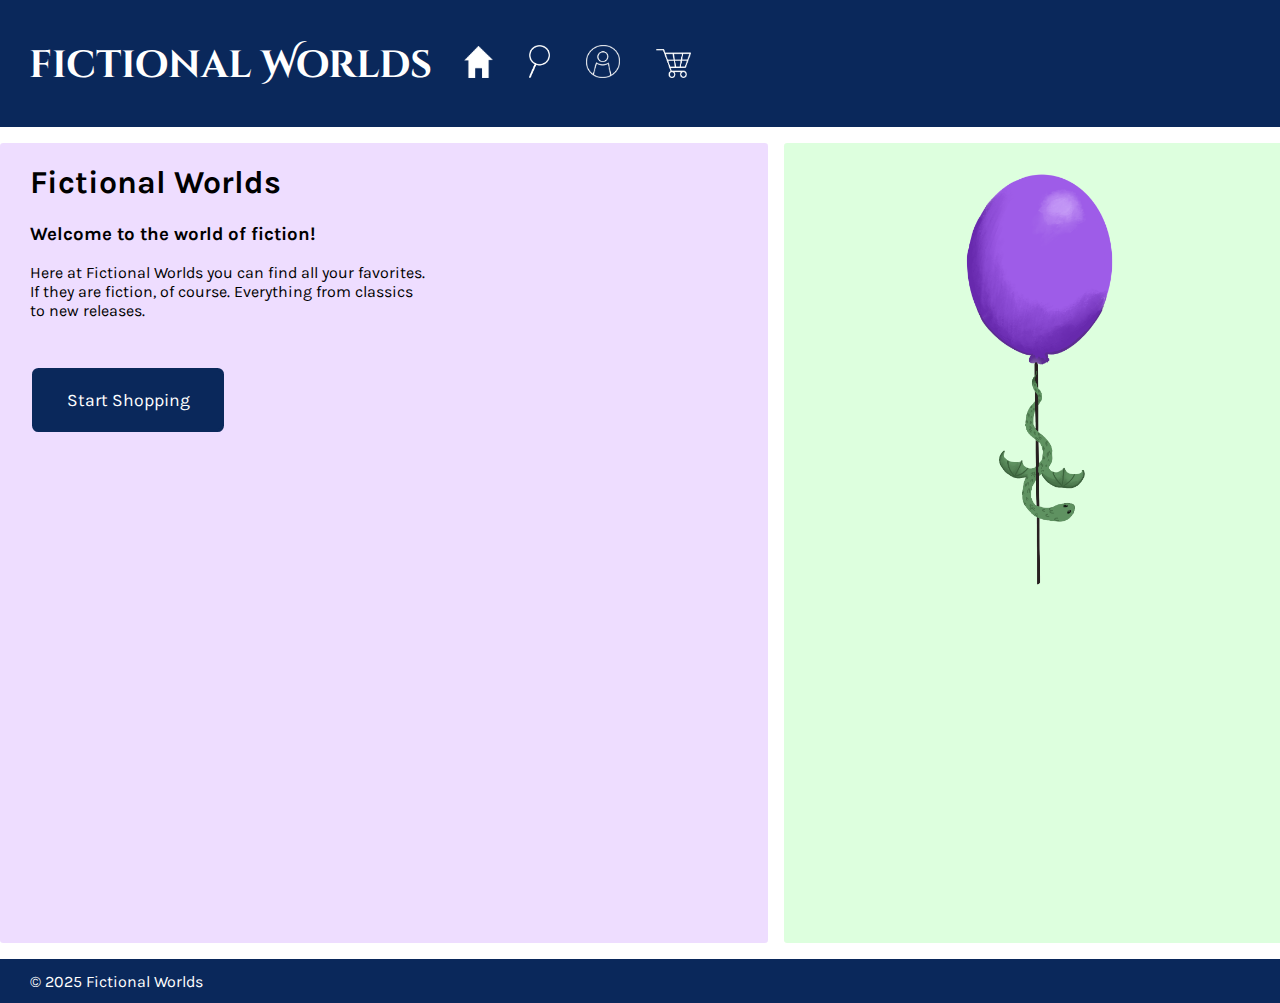
<file: index.html>
<!DOCTYPE html>
<html lang="en">
  <head>
    <meta charset="UTF-8" />
    <meta name="viewport" content="width=device-width, initial-scale=1.0" />
    <title>Fictional Worlds</title>
    <link rel="stylesheet" href="css/main.css" />
    <link rel="preconnect" href="https://fonts.googleapis.com" />
    <link rel="preconnect" href="https://fonts.gstatic.com" crossorigin />
    <link
      href="https://fonts.googleapis.com/css2?family=Cinzel+Decorative:wght@400;700;900&family=Cinzel:wght@400..900&display=swap"
      rel="stylesheet"
    />
    <link rel="preconnect" href="https://fonts.googleapis.com" />
    <link rel="preconnect" href="https://fonts.gstatic.com" crossorigin />
    <link
      href="https://fonts.googleapis.com/css2?family=Karla:ital,wght@0,200..800;1,200..800&display=swap"
      rel="stylesheet"
    />
    <script src="js/main.js" defer></script>
  </head>
  <body>
    <header class="container-header">
      <a class="container-logo" href="#">
        <p id="logo-f">F</p>
        <p id="logo">ictional Worlds</p>
      </a>

      <nav>
        <ul>
          <a href="categories.html">
            <img class="navigation" src="images/Homee.png" alt="house icon" />
          </a>
          <a href="#">
            <img
              class="navigation-spy"
              src="images/spyy.png"
              alt="spyglass icon"
            />
          </a>
          <a href="#">
            <img
              class="navigation-login"
              src="images/Accountt.png"
              alt="account icon"
            />
          </a>
          <a href="shopping-cart.html">
            <img
              id="navigation-shopping"
              src="images/shoppingg.png"
              alt="shopping cart icon"
            />
          </a>
        </ul>
      </nav>
    </header>
    <main class="container">
      <section class="left">
        <h1 class="home-text home-title">Fictional Worlds</h1>
        <h3 class="home-text">Welcome to the world of fiction!</h3>
        <p class="home-text">
          Here at Fictional Worlds you can find all your favorites. If they are
          fiction, of course. Everything from classics to new releases.
        </p>
        <a class="home-b" href="categories.html">
          <button class="home-button">Start Shopping</button>
        </a>
      </section>

      <section class="right">
        <figure class="balloon-size">
          <img class="ballon-snake" src="images/balloon.png" alt="balloon" />
        </figure>
      </section>
    </main>
    <footer>
      <p>© 2025 Fictional Worlds</p>
    </footer>
  </body>
</html>
</file>
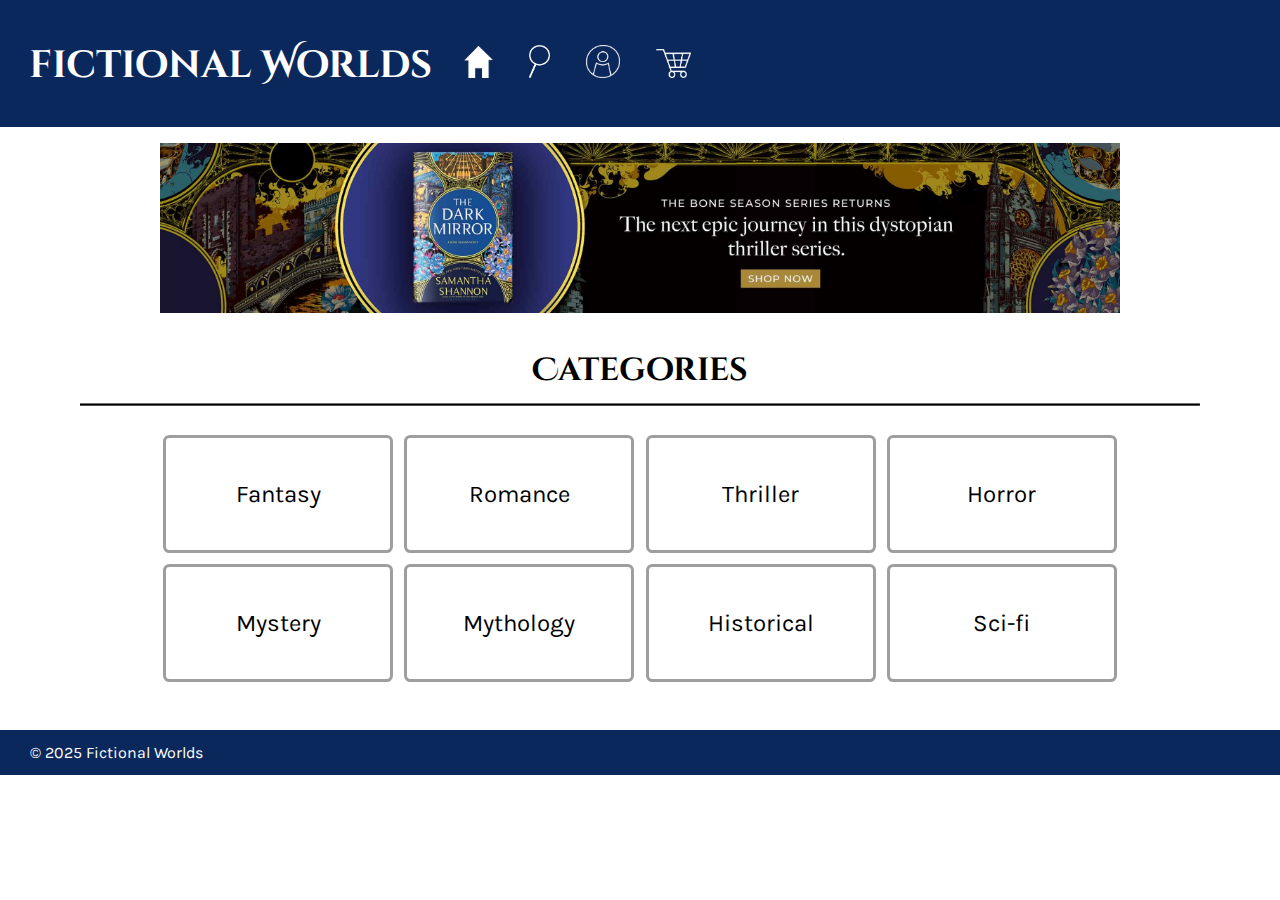
<file: categories.html>
<!DOCTYPE html>
<html lang="en">
  <head>
    <meta charset="UTF-8" />
    <meta name="viewport" content="width=device-width, initial-scale=1.0" />
    <title>Categories</title>
    <link rel="stylesheet" href="css/main.css" />
    <link rel="preconnect" href="https://fonts.googleapis.com" />
    <link rel="preconnect" href="https://fonts.gstatic.com" crossorigin />
    <link
      href="https://fonts.googleapis.com/css2?family=Cinzel+Decorative:wght@400;700;900&family=Cinzel:wght@400..900&display=swap"
      rel="stylesheet"
    />
    <link rel="preconnect" href="https://fonts.googleapis.com" />
    <link rel="preconnect" href="https://fonts.gstatic.com" crossorigin />
    <link
      href="https://fonts.googleapis.com/css2?family=Karla:ital,wght@0,200..800;1,200..800&display=swap"
      rel="stylesheet"
    />
    <script src="js/main.js" defer></script>
  </head>
  <body>
    <header class="container-header">
      <a class="container-logo" href="index.html">
        <p id="logo-f">F</p>
        <p id="logo">ictional Worlds</p>
      </a>
      <nav>
        <ul>
          <a href="#">
            <img class="navigation" src="images/Homee.png" alt="house icon" />
          </a>
          <a href="#">
            <img
              class="navigation-spy"
              src="images/spyy.png"
              alt="spyglass icon"
            />
          </a>
          <a href="#">
            <img
              class="navigation-login"
              src="images/Accountt.png"
              alt="account icon"
            />
          </a>
          <a href="shopping-cart.html">
            <img
              id="navigation-shopping"
              src="images/shoppingg.png"
              alt="shopping cart icon"
            />
          </a>
        </ul>
      </nav>
    </header>
    <main>
      <figure class="book-header-fig">
        <img
          class="book-header"
          src="books/header.jpg"
          alt="advertisement for new book release"
        />
      </figure>
      <h1 id="cat-title">Categories</h1>
      <figure class="line-fig">
        <img class="line" src="images/line.png" alt="line" />
      </figure>
      <section class="container-categories">
        <a class="categories" href="products.html" id="fantasy">
          <p class="cat">Fantasy</p>
        </a>

        <a class="categories" href="#" id="romance">
          <p class="cat">Romance</p>
        </a>

        <a class="categories" href="#" id="thrillers">
          <p class="cat">Thriller</p>
        </a>

        <a class="categories" href="#" id="horror">
          <p class="cat">Horror</p>
        </a>

        <a class="categories" href="#" id="mystery">
          <p class="cat">Mystery</p>
        </a>

        <a class="categories" href="#" id="mythology">
          <p class="cat">Mythology</p>
        </a>

        <a class="categories" href="#" id="historical">
          <p class="cat">Historical</p>
        </a>

        <a class="categories" href="#" id="sci-fi">
          <p class="cat">Sci-fi</p>
        </a>
      </section>
    </main>
    <footer id="cat-footer">
      <p>© 2025 Fictional Worlds</p>
    </footer>
  </body>
</html>
</file>
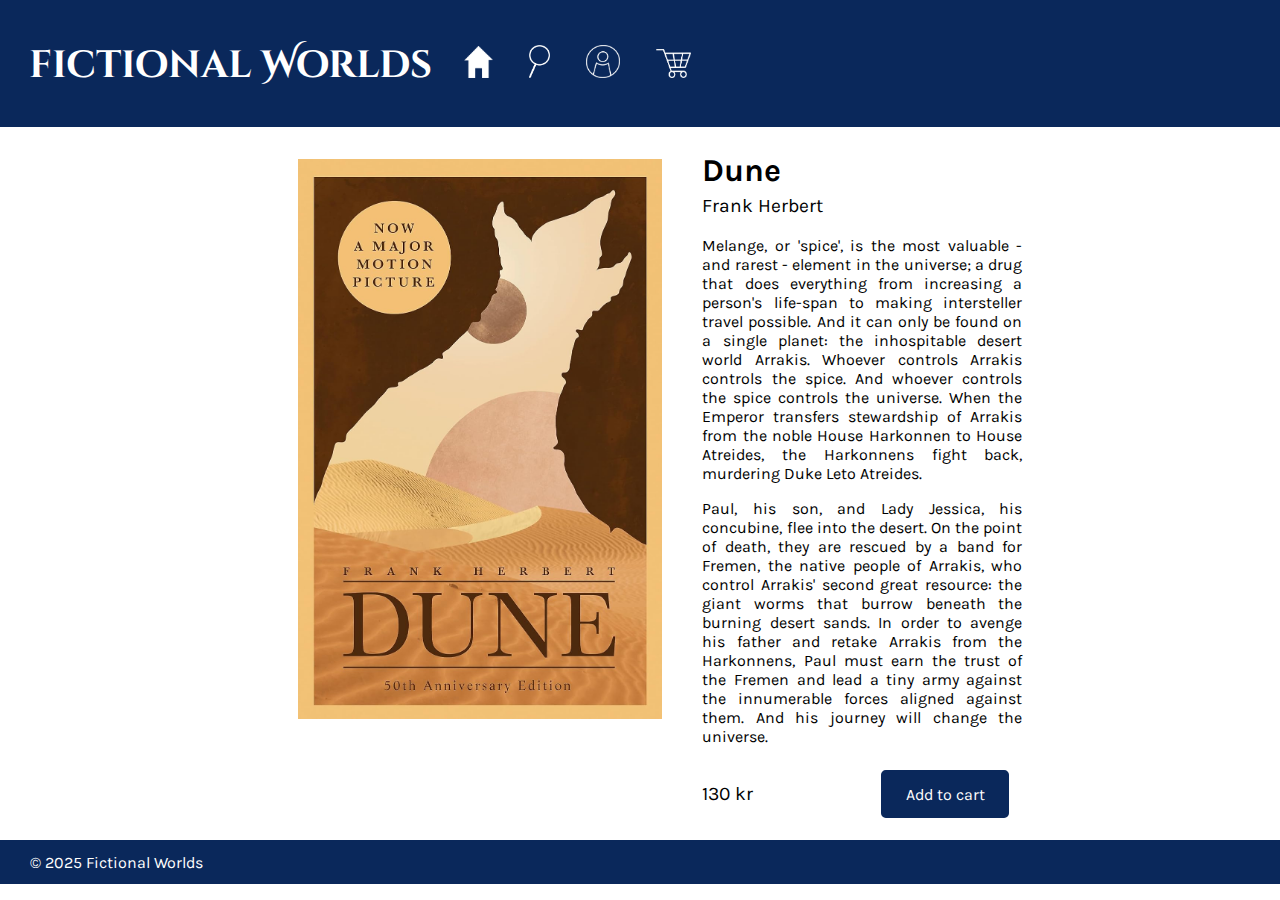
<file: product-detail.html>
<!DOCTYPE html>
<html lang="en">
  <head>
    <meta charset="UTF-8" />
    <meta name="viewport" content="width=device-width, initial-scale=1.0" />
    <title>Dune</title>
    <link rel="stylesheet" href="css/main.css" />
    <link rel="preconnect" href="https://fonts.googleapis.com" />
    <link rel="preconnect" href="https://fonts.gstatic.com" crossorigin />
    <link
      href="https://fonts.googleapis.com/css2?family=Cinzel+Decorative:wght@400;700;900&family=Cinzel:wght@400..900&display=swap"
      rel="stylesheet"
    />
    <link rel="preconnect" href="https://fonts.googleapis.com" />
    <link rel="preconnect" href="https://fonts.gstatic.com" crossorigin />
    <link
      href="https://fonts.googleapis.com/css2?family=Karla:ital,wght@0,200..800;1,200..800&display=swap"
      rel="stylesheet"
    />
    <script src="js/main.js" defer></script>
  </head>
  <body>
    <header class="container-header">
      <a class="container-logo" href="index.html">
        <p id="logo-f">F</p>
        <p id="logo">ictional Worlds</p>
      </a>

      <nav>
        <ul>
          <a href="categories.html">
            <img class="navigation" src="images/Homee.png" alt="house icon" />
          </a>
          <a href="#">
            <img
              class="navigation-spy"
              src="images/spyy.png"
              alt="spyglass icon"
            />
          </a>
          <a href="#">
            <img
              class="navigation-login"
              src="images/Accountt.png"
              alt="account icon"
            />
          </a>
          <a href="shopping-cart.html">
            <img
              id="navigation-shopping"
              src="images/shoppingg.png"
              alt="shopping cart icon"
            />
          </a>
        </ul>
      </nav>
    </header>

    <main class="container-detail">
      <section class="dune-left">
        <figure class="dune-detail">
          <img class="image-dune" src="books/dune.jpg" alt="dune book cover" />
        </figure>
      </section>

      <section class="dune-text">
        <h1 class="title-dune">Dune</h1>

        <p class="frank-dune">Frank Herbert</p>

        <p class="detail-info">
          Melange, or 'spice', is the most valuable - and rarest - element in
          the universe; a drug that does everything from increasing a person's
          life-span to making intersteller travel possible. And it can only be
          found on a single planet: the inhospitable desert world Arrakis.
          Whoever controls Arrakis controls the spice. And whoever controls the
          spice controls the universe. When the Emperor transfers stewardship of
          Arrakis from the noble House Harkonnen to House Atreides, the
          Harkonnens fight back, murdering Duke Leto Atreides.
        </p>
        <p class="detail-info">
          Paul, his son, and Lady Jessica, his concubine, flee into the desert.
          On the point of death, they are rescued by a band for Fremen, the
          native people of Arrakis, who control Arrakis' second great resource:
          the giant worms that burrow beneath the burning desert sands. In order
          to avenge his father and retake Arrakis from the Harkonnens, Paul must
          earn the trust of the Fremen and lead a tiny army against the
          innumerable forces aligned against them. And his journey will change
          the universe.
        </p>

        <section class="detail-price">
          <p class="price-font">130 kr</p>

          <button id="add-cart">Add to cart</button>
        </section>
      </section>
    </main>

    <footer>
      <p>© 2025 Fictional Worlds</p>
    </footer>
  </body>
</html>
</file>
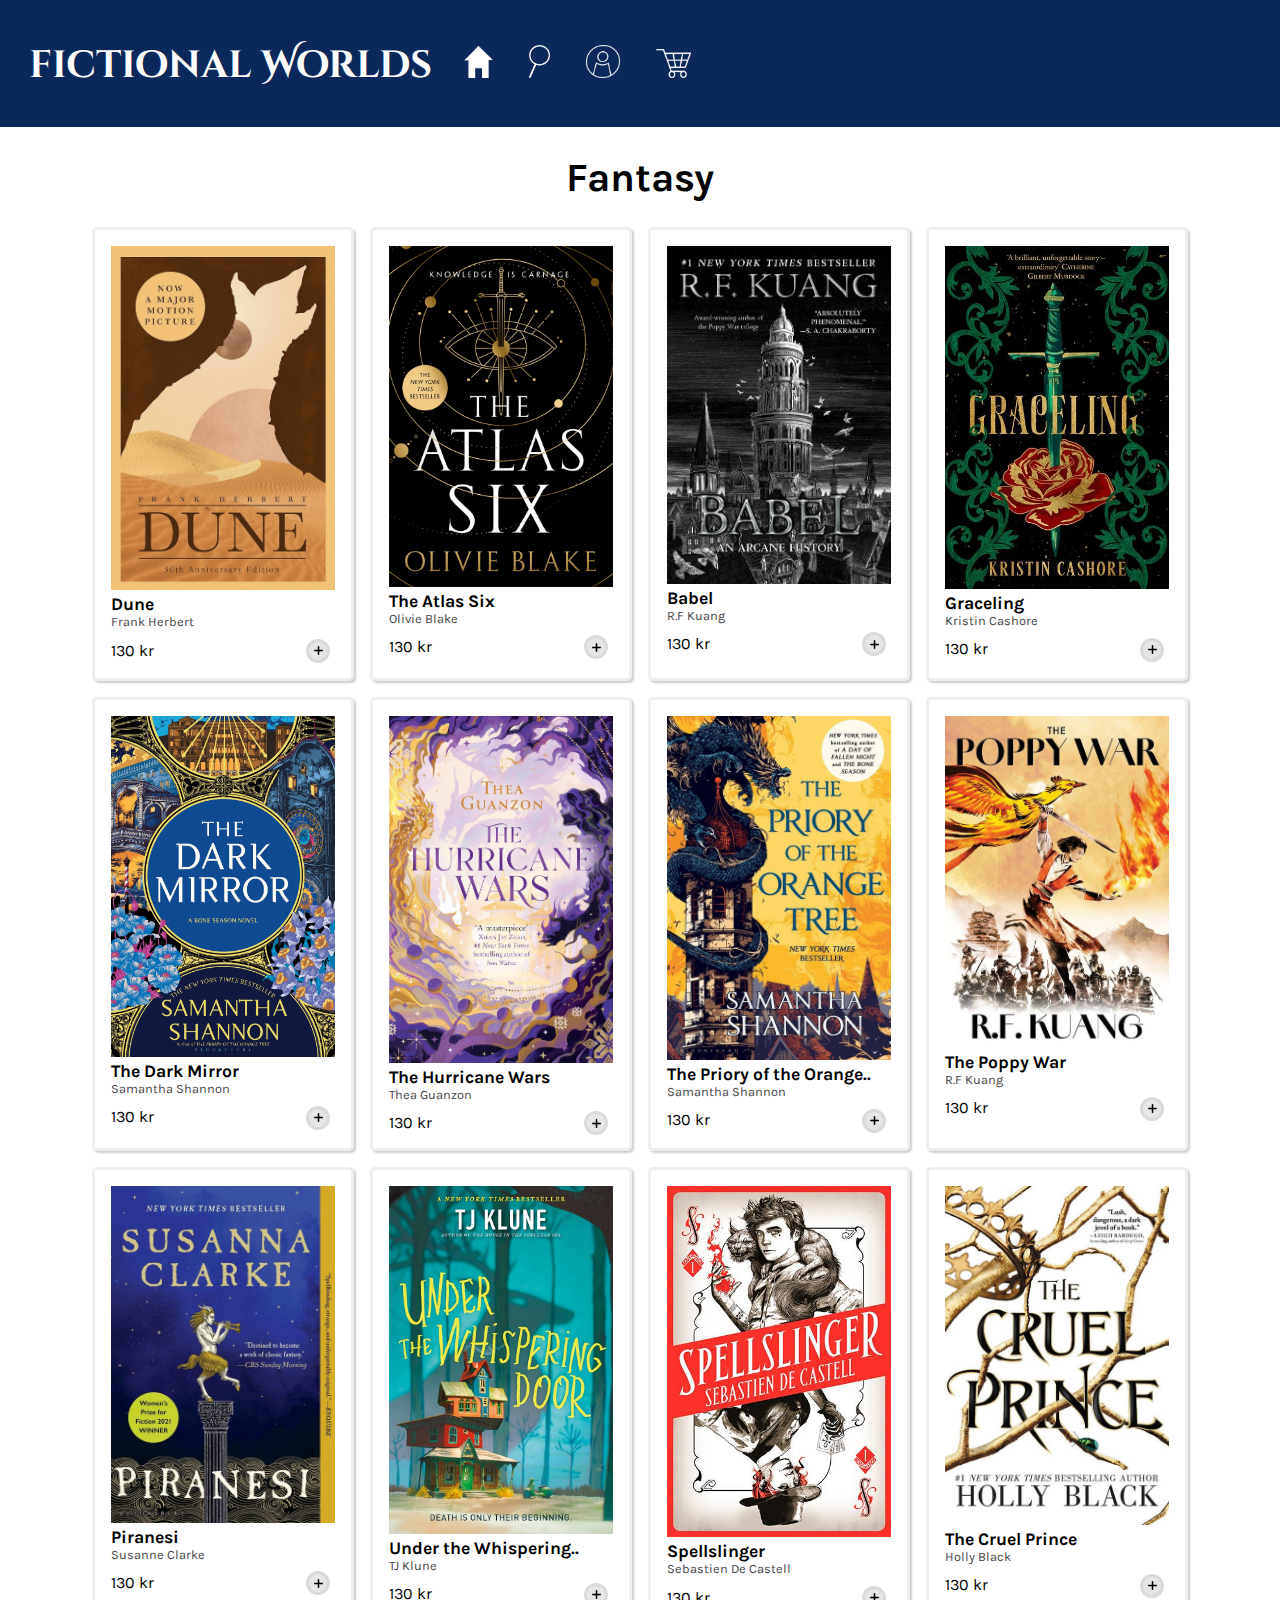
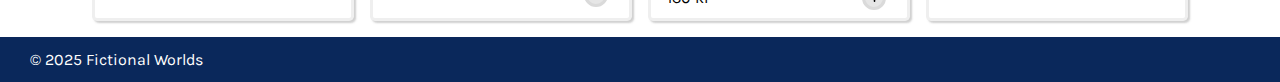
<file: products.html>
<!DOCTYPE html>
<html lang="en">
  <head>
    <meta charset="UTF-8" />
    <meta name="viewport" content="width=device-width, initial-scale=1.0" />
    <title>Products</title>
    <link rel="stylesheet" href="css/main.css" />
    <link rel="preconnect" href="https://fonts.googleapis.com" />
    <link rel="preconnect" href="https://fonts.gstatic.com" crossorigin />
    <link
      href="https://fonts.googleapis.com/css2?family=Cinzel+Decorative:wght@400;700;900&family=Cinzel:wght@400..900&display=swap"
      rel="stylesheet"
    />
    <link rel="preconnect" href="https://fonts.googleapis.com" />
    <link rel="preconnect" href="https://fonts.gstatic.com" crossorigin />
    <link
      href="https://fonts.googleapis.com/css2?family=Karla:ital,wght@0,200..800;1,200..800&display=swap"
      rel="stylesheet"
    />
    <script src="js/main.js" defer></script>
  </head>
  <body>
    <header class="container-header">
      <a class="container-logo" href="index.html">
        <p id="logo-f">F</p>
        <p id="logo">ictional Worlds</p>
      </a>

      <nav>
        <ul>
          <a href="categories.html">
            <img class="navigation" src="images/Homee.png" alt="house icon" />
          </a>
          <a href="#">
            <img
              class="navigation-spy"
              src="images/spyy.png"
              alt="spyglass icon"
            />
          </a>
          <a href="#">
            <img
              class="navigation-login"
              src="images/Accountt.png"
              alt="account icon"
            />
          </a>
          <a href="shopping-cart.html">
            <img
              id="navigation-shopping"
              src="images/shoppingg.png"
              alt="shopping cart icon"
            />
          </a>
        </ul>
      </nav>
    </header>
    <main>
      <h1 class="fantasy-title">Fantasy</h1>
      <section class="container-products">
        <section class="products">
          <a class="book-link" href="product-detail.html">
            <figure class="book-fig">
              <img class="book" src="books/dune.jpg" alt="dune book cover" />
              <figcaption>
                <p class="book-title">Dune</p>
                <p>Frank Herbert</p>
              </figcaption>
            </figure>
          </a>
          <section class="book-info">
            <p class="book-price">130 kr</p>
            <button class="book-buy" id="buy-dune">
              <img class="plus" src="books/32339.png" alt="plus sign" />
            </button>
          </section>
        </section>

        <section class="products">
          <a class="book-link" href="#">
            <figure class="book-fig">
              <img
                class="book"
                src="books/atlas-six.jpg"
                alt="the atlas six book cover"
              />
              <figcaption>
                <p class="book-title">The Atlas Six</p>
                <p>Olivie Blake</p>
              </figcaption>
            </figure>
          </a>
          <section class="book-info">
            <p class="book-price">130 kr</p>
            <button class="book-buy" id="buy-atlas">
              <img class="plus" src="books/32339.png" alt="plus sign" />
            </button>
          </section>
        </section>

        <section class="products">
          <a class="book-link" href="#">
            <figure class="book-fig">
              <img class="book" src="books/babel.jpg" alt="babel book cover" />
              <figcaption>
                <p class="book-title">Babel</p>
                <p>R.F Kuang</p>
              </figcaption>
            </figure>
          </a>
          <section class="book-info">
            <p class="book-price">130 kr</p>
            <button class="book-buy" id="buy-babel">
              <img class="plus" src="books/32339.png" alt="plus sign" />
            </button>
          </section>
        </section>

        <section class="products">
          <a class="book-link" href="#">
            <figure class="book-fig">
              <img
                class="book"
                src="books/graceling.jpg"
                alt="graceling book cover"
              />
              <figcaption>
                <p class="book-title">Graceling</p>
                <p>Kristin Cashore</p>
              </figcaption>
            </figure>
          </a>
          <section class="book-info">
            <p class="book-price">130 kr</p>
            <button class="book-buy">
              <img class="plus" src="books/32339.png" alt="plus sign" />
            </button>
          </section>
        </section>

        <section class="products">
          <a class="book-link" href="#">
            <figure class="book-fig">
              <img
                class="book"
                src="books/dark-mirror.jpg"
                alt="the dark mirror book cover"
              />
              <figcaption>
                <p class="book-title" id="mirror">The Dark Mir..</p>
                <p>Samantha Shannon</p>
              </figcaption>
            </figure>
          </a>
          <section class="book-info">
            <p class="book-price">130 kr</p>
            <button class="book-buy">
              <img class="plus" src="books/32339.png" alt="plus sign" />
            </button>
          </section>
        </section>

        <section class="products">
          <a class="book-link" href="#">
            <figure class="book-fig">
              <img
                class="book"
                src="books/hurricane-wars.jpg"
                alt="the hurricane wars book cover"
              />
              <figcaption>
                <p class="book-title" id="hurricane">The Hurricane..</p>
                <p>Thea Guanzon</p>
              </figcaption>
            </figure>
          </a>
          <section class="book-info">
            <p class="book-price">130 kr</p>
            <button class="book-buy">
              <img class="plus" src="books/32339.png" alt="plus sign" />
            </button>
          </section>
        </section>

        <section class="products">
          <a class="book-link" href="#">
            <figure class="book-fig">
              <img
                class="book"
                src="books/orange-tree.jpg"
                alt="the priory of the orange tree book cover"
              />
              <figcaption>
                <p class="book-title" id="priory">The Priory of..</p>
                <p>Samantha Shannon</p>
              </figcaption>
            </figure>
          </a>
          <section class="book-info">
            <p class="book-price">130 kr</p>
            <button class="book-buy">
              <img class="plus" src="books/32339.png" alt="plus sign" />
            </button>
          </section>
        </section>

        <section class="products">
          <a class="book-link" href="#">
            <figure class="book-fig">
              <img
                class="book"
                src="books/poppy-war.jpg"
                alt="the poppy war book cover"
              />
              <figcaption>
                <p class="book-title">The Poppy War</p>
                <p>R.F Kuang</p>
              </figcaption>
            </figure>
          </a>
          <section class="book-info">
            <p class="book-price">130 kr</p>
            <button class="book-buy">
              <img class="plus" src="books/32339.png" alt="plus sign" />
            </button>
          </section>
        </section>

        <section class="products">
          <a class="book-link" href="#">
            <figure class="book-fig">
              <img
                class="book"
                src="books/piransei.jpg"
                alt="piranesi book cover"
              />
              <figcaption>
                <p class="book-title">Piranesi</p>
                <p>Susanne Clarke</p>
              </figcaption>
            </figure>
          </a>
          <section class="book-info">
            <p class="book-price">130 kr</p>
            <button class="book-buy">
              <img class="plus" src="books/32339.png" alt="plus sign" />
            </button>
          </section>
        </section>

        <section class="products">
          <a class="book-link" href="#">
            <figure class="book-fig">
              <img
                class="book"
                src="books/under-the-whispering-door.jpg"
                alt="under the whispering door book cover"
              />
              <figcaption>
                <p class="book-title" id="whisp">Under the Wh..</p>
                <p>TJ Klune</p>
              </figcaption>
            </figure>
          </a>
          <section class="book-info">
            <p class="book-price">130 kr</p>
            <button class="book-buy">
              <img class="plus" src="books/32339.png" alt="plus sign" />
            </button>
          </section>
        </section>

        <section class="products">
          <a class="book-link" href="#">
            <figure class="book-fig">
              <img
                class="book"
                src="books/spellslinger.jpg"
                alt="spellslinger book cover"
              />
              <figcaption>
                <p class="book-title">Spellslinger</p>
                <p>Sebastien De Castell</p>
              </figcaption>
            </figure>
          </a>
          <section class="book-info">
            <p class="book-price">130 kr</p>
            <button class="book-buy">
              <img class="plus" src="books/32339.png" alt="plus sign" />
            </button>
          </section>
        </section>

        <section class="products">
          <a class="book-link" href="#">
            <figure class="book-fig">
              <img
                class="book"
                src="books/the-cruel-prince.jpg"
                alt="the cruel prince book cover"
              />
              <figcaption>
                <p class="book-title" id="prince">The Cruel Prin..</p>
                <p>Holly Black</p>
              </figcaption>
            </figure>
          </a>
          <section class="book-info">
            <p class="book-price">130 kr</p>
            <button class="book-buy">
              <img class="plus" src="books/32339.png" alt="plus sign" />
            </button>
          </section>
        </section>
      </section>
    </main>
    <footer>
      <p>© 2025 Fictional Worlds</p>
    </footer>
  </body>
</html>
</file>
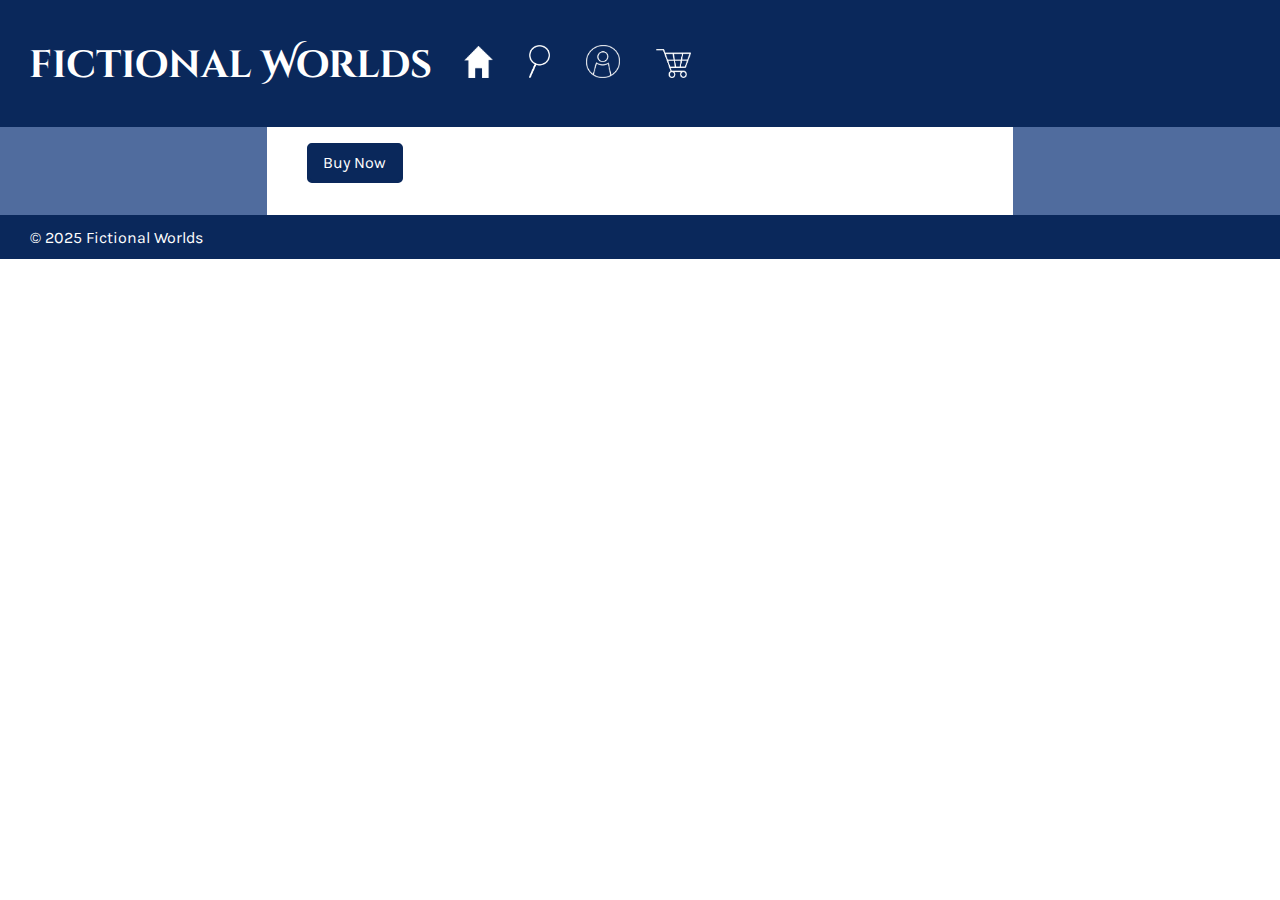
<file: shopping-cart.html>
<!DOCTYPE html>
<html lang="en">
  <head>
    <meta charset="UTF-8" />
    <meta name="viewport" content="width=device-width, initial-scale=1.0" />
    <title>Shopping Cart</title>
    <link rel="stylesheet" href="css/main.css" />
    <link rel="preconnect" href="https://fonts.googleapis.com" />
    <link rel="preconnect" href="https://fonts.gstatic.com" crossorigin />
    <link
      href="https://fonts.googleapis.com/css2?family=Cinzel+Decorative:wght@400;700;900&family=Cinzel:wght@400..900&display=swap"
      rel="stylesheet"
    />
    <link rel="preconnect" href="https://fonts.googleapis.com" />
    <link rel="preconnect" href="https://fonts.gstatic.com" crossorigin />
    <link
      href="https://fonts.googleapis.com/css2?family=Karla:ital,wght@0,200..800;1,200..800&display=swap"
      rel="stylesheet"
    />
    <script src="js/main.js" defer></script>
  </head>
  <body>
    <header class="container-header no-margin">
      <a class="container-logo" href="index.html">
        <p id="logo-f">F</p>
        <p id="logo">ictional Worlds</p>
      </a>

      <nav>
        <ul>
          <a href="categories.html">
            <img class="navigation" src="images/Homee.png" alt="house icon" />
          </a>
          <a href="#">
            <img
              class="navigation-spy"
              src="images/spyy.png"
              alt="spyglass icon"
            />
          </a>
          <a href="#">
            <img
              class="navigation-login"
              src="images/Accountt.png"
              alt="account icon"
            />
          </a>
          <a href="shopping-cart.html">
            <img
              id="navigation-shopping"
              src="images/shoppingg.png"
              alt="shopping cart icon"
            />
          </a>
        </ul>
      </nav>
    </header>

    <main class="container-cart">
      <section class="cart-page">
        <section id="dune-display">
          <figure class="cart-book">
            <img
              class="book-buying"
              src="books/dune.jpg"
              alt="dune book cover"
            />
          </figure>
          <section>
            <p class="cart-title">Dune</p>
            <p class="cart-author">Frank Herbert</p>
            <section class="add-delete">
              <button class="minus" id="dune-delete-cart">
                <img
                  class="minus-img"
                  src="images/minus.png"
                  alt="minus sign"
                />
              </button>
              <p class="number" id="dune-counter">1</p>
              <button class="plus-cart" id="dune-add-cart">
                <img
                  class="plus-cart-img"
                  src="books/32339.png"
                  alt="plus sign"
                />
              </button>
            </section>
            <p class="cart-price" id="dune-price">130 kr</p>
          </section>
        </section>

        <section id="atlas-display">
          <figure class="cart-book">
            <img
              class="book-buying"
              src="books/atlas-six.jpg"
              alt="the atlas six book cover"
            />
          </figure>
          <section>
            <p class="cart-title">The Atlas Six</p>
            <p class="cart-author">Olivie Blake</p>
            <section class="add-delete">
              <button class="minus" id="atlas-delete-cart">
                <img
                  class="minus-img"
                  src="images/minus.png"
                  alt="minus sign"
                />
              </button>
              <p class="number" id="atlas-counter">1</p>
              <button class="plus-cart" id="atlas-add-cart">
                <img
                  class="plus-cart-img"
                  src="books/32339.png"
                  alt="plus sign"
                />
              </button>
            </section>
            <p class="cart-price" id="atlas-price">130 kr</p>
          </section>
        </section>

        <section id="babel-display">
          <figure class="cart-book">
            <img
              class="book-buying"
              src="books/babel.jpg"
              alt="babel book cover"
            />
          </figure>
          <section>
            <p class="cart-title">Babel</p>
            <p class="cart-author">R.F Kuang</p>
            <section class="add-delete">
              <button class="minus" id="babel-delete-cart">
                <img
                  class="minus-img"
                  src="images/minus.png"
                  alt="minus sign"
                />
              </button>
              <p class="number" id="babel-counter">1</p>
              <button class="plus-cart" id="babel-add-cart">
                <img
                  class="plus-cart-img"
                  src="books/32339.png"
                  alt="plus sign"
                />
              </button>
            </section>
            <p class="cart-price" id="babel-price">130 kr</p>
          </section>
        </section>
        <button class="buy-now-button">Buy Now</button>
      </section>

      <section class="cart2"></section>

      <section class="cart3"></section>
    </main>

    <footer class="no-margin">
      <p>© 2025 Fictional Worlds</p>
    </footer>
  </body>
</html>
</file>
<file: css/main.css>
/* header */
.container-header {
  display: flex;
}

header {
  background-color: rgb(10, 40, 91);
  margin-bottom: 1rem;
  padding: 0.8rem;
}

#logo {
  font-size: 2.4rem;
  color: white;
  font-family: "Cinzel Decorative", serif;
  font-weight: bold;
  margin: 0;
  margin-left: 0;
  height: 3rem;
}

#logo-f {
  font-size: 2.4rem;
  color: white;
  font-family: "Cinzel", serif;
  font-weight: bold;
  margin: 0;
  margin-right: 0;
  height: 3rem;
}

.container-logo {
  display: flex;
  height: 3rem;
  margin-top: 1.7rem;
}

nav {
  padding-top: 1rem;
  padding-bottom: 1rem;
}

a {
  text-decoration: none;
  color: white;
  margin: 1rem;
}

ul {
  padding: 0;
}

.navigation {
  width: 1.8rem;
}

.navigation-spy {
  width: 1.35rem;
}

#navigation-shopping {
  width: 2.2rem;
}

.navigation-login {
  width: 2.1rem;
}

@media screen and (max-width: 726px) {
  #logo,
  #logo-f {
    font-size: 2rem;
  }
  .container-header {
    flex-direction: column;
  }
  .container-logo {
    margin-bottom: 0rem;
  }
  nav {
    padding-top: 0rem;
    height: 2.3rem;
  }

  ul {
    margin-top: 0.5rem;
  }
}

@media screen and (max-width: 399px) {
  #logo,
  #logo-f {
    font-size: 1.6rem;
  }
}

/* main */
body {
  margin: 0;
}

.container {
  display: grid;
  grid-template-areas: "left right";
  gap: 1rem;
}

.left {
  background-color: rgb(238, 221, 255);
  border-radius: 0.2rem;
  justify-content: center;
  width: 60vw;
}

.right {
  background-color: rgb(221, 255, 222);
  border-radius: 0.2rem;
  height: 50rem;
  width: 40vw;
}

.container-text {
  display: grid;
  grid-template-areas: ". text .";
}

.home-text {
  padding-left: 1.9rem;
  font-family: "Karla", serif;
  width: 25rem;
}

.home-title {
  font-size: 2rem;
}

.home-button {
  width: 12rem;
  height: 4rem;
  font-family: "Karla", serif;
  font-size: 1.1rem;
  background-color: rgb(10, 40, 91);
  border-radius: 0.4rem;
  border: solid rgb(10, 40, 91);
  color: white;
  transition-duration: 0.3s;
}

.home-button:hover {
  background-color: white;
  color: rgb(10, 40, 91);
}

.home-b {
  display: block;
  margin-left: 2rem;
  margin-top: 3rem;
  margin-bottom: 4rem;
  width: 12rem;
  height: 4rem;
}

.balloon-size {
  justify-content: center;
}

.ballon-snake {
  display: block;
  margin: auto;
  width: 10rem;
  text-align: center;
  animation-name: snake-balloon, snake-balloonn;
  animation-duration: 5.5s;
  animation-iteration-count: 1;
  animation-timing-function: ease-in-out;
}

@keyframes snake-balloon {
  0% {
    transform: translateY(14rem);
  }

  100% {
    transform: translateY(0rem);
  }
}

@keyframes snake-balloonn {
  0% {
    padding-left: 5rem;
  }

  25% {
    padding-left: 0rem;
  }

  50% {
    padding-right: 5rem;
  }

  75% {
    padding-left: 0rem;
  }

  100% {
    padding-right: 0rem;
  }
}

@media screen and (max-width: 800px) {
  .right {
    height: 40rem;
    width: 100%;
  }
  .left {
    width: 100%;
  }
  .container {
    display: grid;
    grid-template-areas:
      "left"
      "right";
  }
}

@media screen and (max-width: 450px) {
  .home-text {
    width: 20rem;
  }
}

@media screen and (min-width: 1440px) {
  .ballon-snake {
    width: 13rem;
  }
}

/* footer */
footer {
  background-color: rgb(10, 40, 91);
  color: white;
  font-family: "Karla", serif;
  margin-top: 1rem;
  padding: 0.8rem;
  padding-left: 1.9rem;
}

footer p {
  margin: 0;
}

/* Categories */
.container-categories {
  display: grid;
  grid-template-areas:
    " img img img img"
    " img img img img";
  gap: 0.7rem;
  justify-content: center;
  margin-top: 1rem;
}

#cat-title {
  text-align: center;
  font-family: "Cinzel Decorative", serif;
  margin-top: 2rem;
  margin-bottom: 0.7rem;
}

.categories {
  background-color: white;
  color: black;
  height: 5rem;
  width: 10rem;
  transition-duration: 0.3s;
  text-align: center;
  margin: 0;
}

.cat {
  font-family: "Karla", serif;
  font-size: 1.2rem;
  padding-top: 0.5rem;
}
/* changing color on hover */
#fantasy {
  border-radius: 0.4rem;
  border: solid rgb(158, 157, 160);
}

#fantasy:hover {
  background-color: rgb(101, 179, 101);
  border: solid rgb(101, 179, 101);
}

#romance {
  border: solid rgb(158, 157, 160);
  border-radius: 0.4rem;
}

#romance:hover {
  background-color: lightpink;
  border: solid lightpink;
}

#thrillers {
  border: solid rgb(158, 157, 160);
  border-radius: 0.4rem;
}

#thrillers:hover {
  background-color: darkgrey;
  border: solid darkgray;
}

#horror {
  border: solid rgb(158, 157, 160);
  border-radius: 0.4rem;
}

#horror:hover {
  background-color: rgb(200, 96, 96);
  border: solid rgb(200, 96, 96);
}

#mystery {
  border: solid rgb(158, 157, 160);
  border-radius: 0.4rem;
}

#mystery:hover {
  background-color: rgb(124, 140, 191);
  border: solid rgb(124, 140, 191);
}

#mythology {
  border: solid rgb(158, 157, 160);
  border-radius: 0.4rem;
}

#mythology:hover {
  background-color: rgb(197, 160, 221);
  border: solid rgb(197, 160, 221);
}

#historical {
  border: solid rgb(158, 157, 160);
  border-radius: 0.4rem;
}

#historical:hover {
  background-color: rgb(235, 209, 142);
  border: solid rgb(235, 209, 142);
}

#sci-fi {
  border: solid rgb(158, 157, 160);
  border-radius: 0.4rem;
}

#sci-fi:hover {
  background-color: lightsteelblue;
  border: solid lightsteelblue;
}

#cat-footer {
  margin-top: 3rem;
}

.book-header-fig {
  margin: 0;
  margin-top: 2rem;
}

.book-header {
  width: 100%;
}

.line-fig {
  height: 1rem;
  width: 43rem;
  margin: auto;
}

.line {
  width: 100%;
  margin-bottom: 1rem;
}

@media screen and (min-width: 1260px) {
  .categories {
    height: 7rem;
    width: 14rem;
    text-align: center;
  }
  .cat {
    padding-top: 1.1rem;
    font-size: 1.5rem;
  }
  .line-fig {
    width: 70rem;
  }
  .book-header-fig {
    width: 75%;
    margin: auto;
  }
}
@media screen and (max-width: 725px) {
  .container-categories {
    display: grid;
    grid-template-areas:
      " img img"
      "img img"
      " img img"
      "img img";
  }
  .line-fig {
    visibility: hidden;
  }
  .book-header-fig {
    visibility: hidden;
    height: 0rem;
  }
}

/* Products */
.fantasy-title {
  text-align: center;
  font-family: "Karla", serif;
  font-size: 2.5rem;
}

.container-products {
  display: grid;
  grid-template-areas:
    " img img img img"
    " img img img img"
    "img img img img";
  justify-content: center;
  gap: 1rem;
}

.products {
  background-color: rgb(255, 255, 255);
  border-radius: 0.3rem;
  border-color: rgba(230, 230, 230, 0.642);
  border-style: solid;
  box-shadow: 2px 2px 2px rgba(180, 180, 180, 0.645);
  width: 10rem;
  height: 18.5rem;
  margin: 0;
}

.book {
  width: 100%;
}

.book-link {
  margin: 0;
}

.book-fig {
  margin: 1rem;
  margin-bottom: 0.2rem;
}

.book-buy {
  width: 1.5rem;
  height: 1.5rem;
  border-radius: 1rem;
  border: solid rgb(218, 218, 218);
  background-color: rgb(230, 230, 230);
  padding: 0rem;
}

.plus {
  width: 50%;
  justify-self: center;
}

.book-info {
  display: flex;
  color: black;
  gap: 4rem;
  margin-top: 0.6rem;
}

.book-price {
  margin: 0;
  margin-left: 1rem;
  font-family: "Karla", serif;
  font-size: 1rem;
  padding-top: 0.1rem;
}

figcaption {
  color: rgb(68, 68, 68);
  font-family: "Karla", serif;
  font-size: 0.8rem;
}

figcaption p {
  margin: 0;
}

.book-title {
  font-size: 1.1rem;
  font-weight: bold;
  color: black;
}

#buy-babel:hover {
  background-color: rgb(164, 164, 164);
}

#buy-atlas:hover {
  background-color: rgb(164, 164, 164);
}

#buy-dune:hover {
  background-color: rgb(164, 164, 164);
}

@media screen and (min-width: 1260px) {
  .products {
    width: 16rem;
    height: 28rem;
    margin: 0;
  }

  .book-info {
    gap: 9.5rem;
  }
}

@media screen and (max-width: 750px) {
  .container-products {
    display: grid;
    grid-template-areas:
      " img img img"
      " img img img"
      "img img img"
      "img img img";
  }
}
@media screen and (max-width: 565px) {
  .container-products {
    display: grid;
    grid-template-areas:
      " img img"
      " img img"
      "img img"
      "img img"
      "img img"
      "img img";
  }
}
@media screen and (max-width: 370px) {
  .container-products {
    display: grid;
    grid-template-areas:
      " img"
      "img"
      "img"
      "img"
      "img"
      "img"
      "img"
      "img"
      "img"
      "img"
      "img"
      "img";
  }
  .products {
    width: 17rem;
    height: 30rem;
    margin: 0;
  }
  .book-info {
    gap: 10.5rem;
  }
}

/* Product detail */

.container-detail {
  display: grid;
  grid-template-areas: "img text";
  justify-content: center;
}

.image-dune {
  height: 100%;
}
.dune-detail {
  height: 35rem;
}

.dune-left {
  grid-area: img;
}

.dune-text {
  grid-area: text;
}

.detail-info {
  font-family: "Karla", serif;
  width: 20rem;
  text-align: justify;
}

.title-dune {
  font-family: "Karla", serif;
  font-size: 2rem;
  margin-bottom: 0.3rem;
  margin-top: 0.6rem;
}

.frank-dune {
  font-family: "Karla", serif;
  font-size: 1.2rem;
  margin-top: 0;
}

.detail-price {
  display: flex;
  gap: 8rem;
}

.price-font {
  font-family: "Karla", serif;
  font-size: 1.2rem;
}

#add-cart {
  margin-top: 0.5rem;
  width: 8rem;
  height: 3rem;
  font-family: "Karla", serif;
  font-size: 1rem;
  color: white;
  border: solid rgb(10, 40, 91);
  border-radius: 0.3rem;
  background-color: rgb(10, 40, 91);
  transition-duration: 0.3s;
}
#add-cart:hover {
  color: rgb(10, 40, 91);
  border: solid rgb(10, 40, 91);
  background-color: white;
}

@media screen and (max-width: 880px) {
  .container-detail {
    grid-template-areas: "img" "text";
  }
  .dune-text {
    margin-left: 4rem;
  }
}

@media screen and (max-width: 430px) {
  .dune-detail {
    height: 28rem;
  }
  .dune-text {
    margin-left: 2.8rem;
  }

  .detail-info {
    font-family: "Karla", serif;
    width: 18rem;
    text-align: justify;
  }
  .detail-price {
    display: flex;
    gap: 7rem;
  }
}
/* Shopping cart */

.container-cart {
  display: grid;
  grid-template-areas: "color1 buy color2";
}

.cart-page {
  grid-area: buy;
  width: 30rem;
}

.cart2 {
  grid-area: color1;
  background-color: rgba(14, 53, 121, 0.726);
}

.cart3 {
  grid-area: color2;
  background-color: rgba(14, 53, 121, 0.726);
}

.no-margin {
  margin-bottom: 0;
  margin-top: 0;
}

.cart-book {
  width: 10rem;
  height: 17rem;
}

.book-buying {
  width: 100%;
}

#dune-display {
  display: none;
  gap: 1rem;
}

#atlas-display {
  display: none;
  gap: 1rem;
}

#babel-display {
  display: none;
  gap: 1rem;
}

.minus {
  margin-top: 0.8rem;
  height: 2rem;
  width: 2rem;
  border: solid rgba(218, 218, 218, 0.642);
  border-radius: 0.3rem;
}

.plus-cart {
  margin-top: 0.8rem;
  height: 2rem;
  width: 2rem;
  border: solid rgba(218, 218, 218, 0.642);
  border-radius: 0.3rem;
}

.number {
  margin-top: 0.8rem;
  font-family: "Karla", serif;
  font-size: 1.1rem;
  border: solid rgb(209, 209, 209);
  border-radius: 0.3rem;
  height: 1.4rem;
  padding-top: 0.25rem;
  width: 3rem;
  text-align: center;
}

.plus-cart-img {
  width: 80%;
  padding-top: 0.2rem;
}

.minus-img {
  width: 80%;
  padding-top: 0.3rem;
}

.cart-title {
  margin-top: 6rem;
  margin-bottom: 0;
  font-family: "Karla", serif;
}

.cart-author {
  font-family: "Karla", serif;
  font-size: 0.7rem;
  margin: 0;
  color: rgb(68, 68, 68);
}

.add-delete {
  display: flex;
  gap: 1rem;
  height: 4rem;
}

.cart-price {
  margin: 0;
  font-family: "Karla", serif;
  color: rgb(10, 40, 91);
  font-weight: bold;
}

.buy-now-button {
  margin-left: 2.5rem;
  margin-top: 1rem;
  margin-bottom: 2rem;
  width: 6rem;
  height: 2.5rem;
  font-family: "Karla", serif;
  font-size: 1rem;
  color: white;
  border: solid rgb(10, 40, 91);
  border-radius: 0.3rem;
  background-color: rgb(10, 40, 91);
  transition-duration: 0.3s;
}

.buy-now-button:hover {
  color: rgb(10, 40, 91);
  background-color: white;
}

@media screen and (max-width: 420px) {
  .cart-book {
    width: 6rem;
    height: 12rem;
    margin-right: 0.5rem;
  }

  .cart-title {
    margin-top: 1rem;
  }
}
</file>
